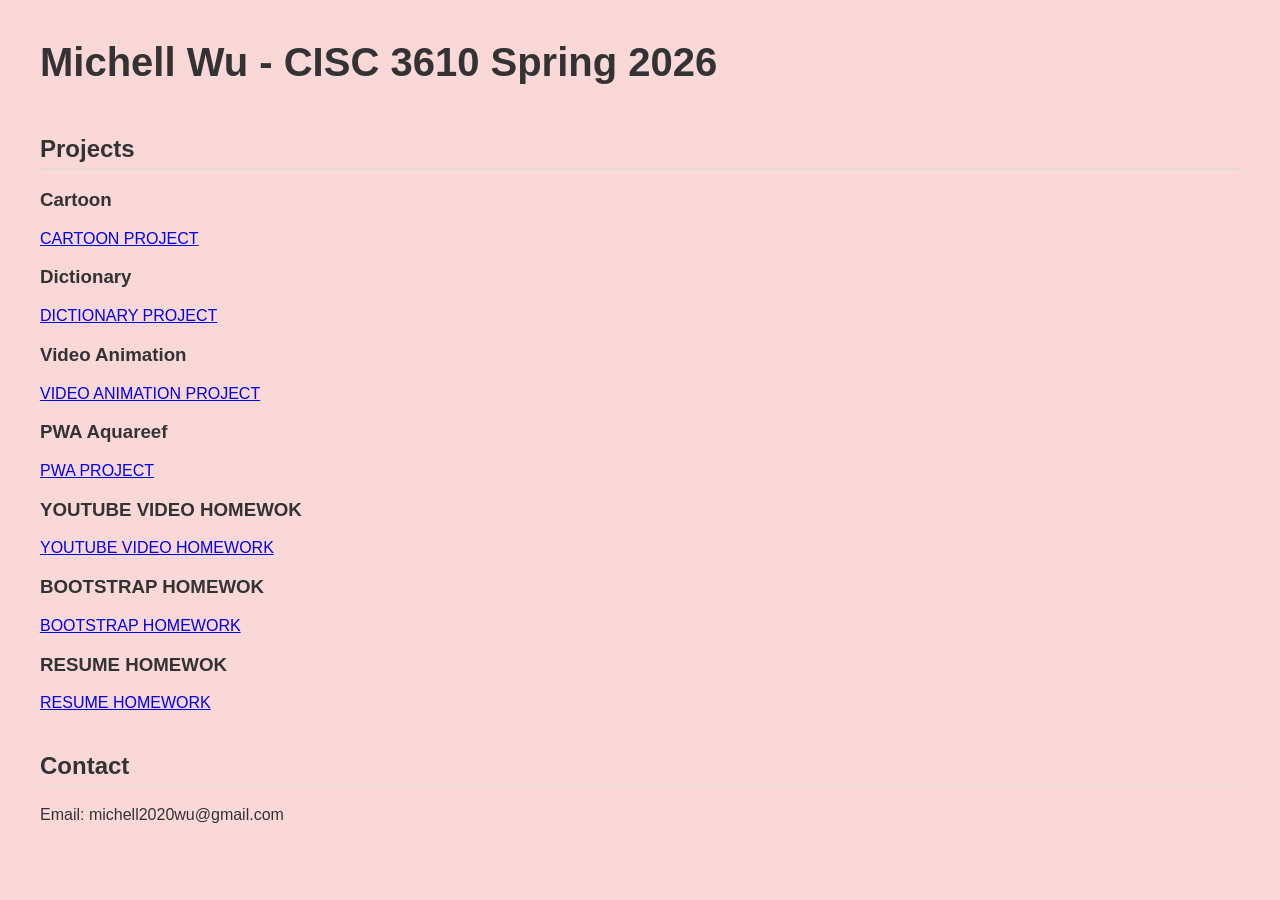
<file: index.html>
<!DOCTYPE html>
<html lang="en">
<head>
  <meta charset="UTF-8">
  <title>Michell Wu Portfolio</title>
  <link rel="stylesheet" href="style.css">
</head>
<body>

  <header>
    <h1>Michell Wu - CISC 3610 Spring 2026</h1>
  </header>

  <section>
    <h2>Projects</h2>
    <div class="project">
      <h3>Cartoon</h3>
      <a href="michell_wu_cartoon.html">CARTOON PROJECT</a>
      <h3>Dictionary</h3>
      <a href="dictionary/index.html">DICTIONARY PROJECT</a>
      <h3>Video Animation</h3>
      <a href="wick animation/Animation.html">VIDEO ANIMATION PROJECT</a>
      <h3>PWA Aquareef</h3>
      <a href="PWA Michell Wu/index.html">PWA PROJECT</a>
      <h3>YOUTUBE VIDEO HOMEWOK</h3>
      <a href="Video homework.html">YOUTUBE VIDEO HOMEWORK</a>
      <h3>BOOTSTRAP HOMEWOK</h3>
      <a href="Bootstrap/index.html">BOOTSTRAP HOMEWORK</a>
      <h3>RESUME HOMEWOK</h3>
      <a href="resume/index.html">RESUME HOMEWORK</a>
    </div>
  <section>
    <h2>Contact</h2>
    <p>Email: michell2020wu@gmail.com</p>
  </section>

</body>

</html>
</file>
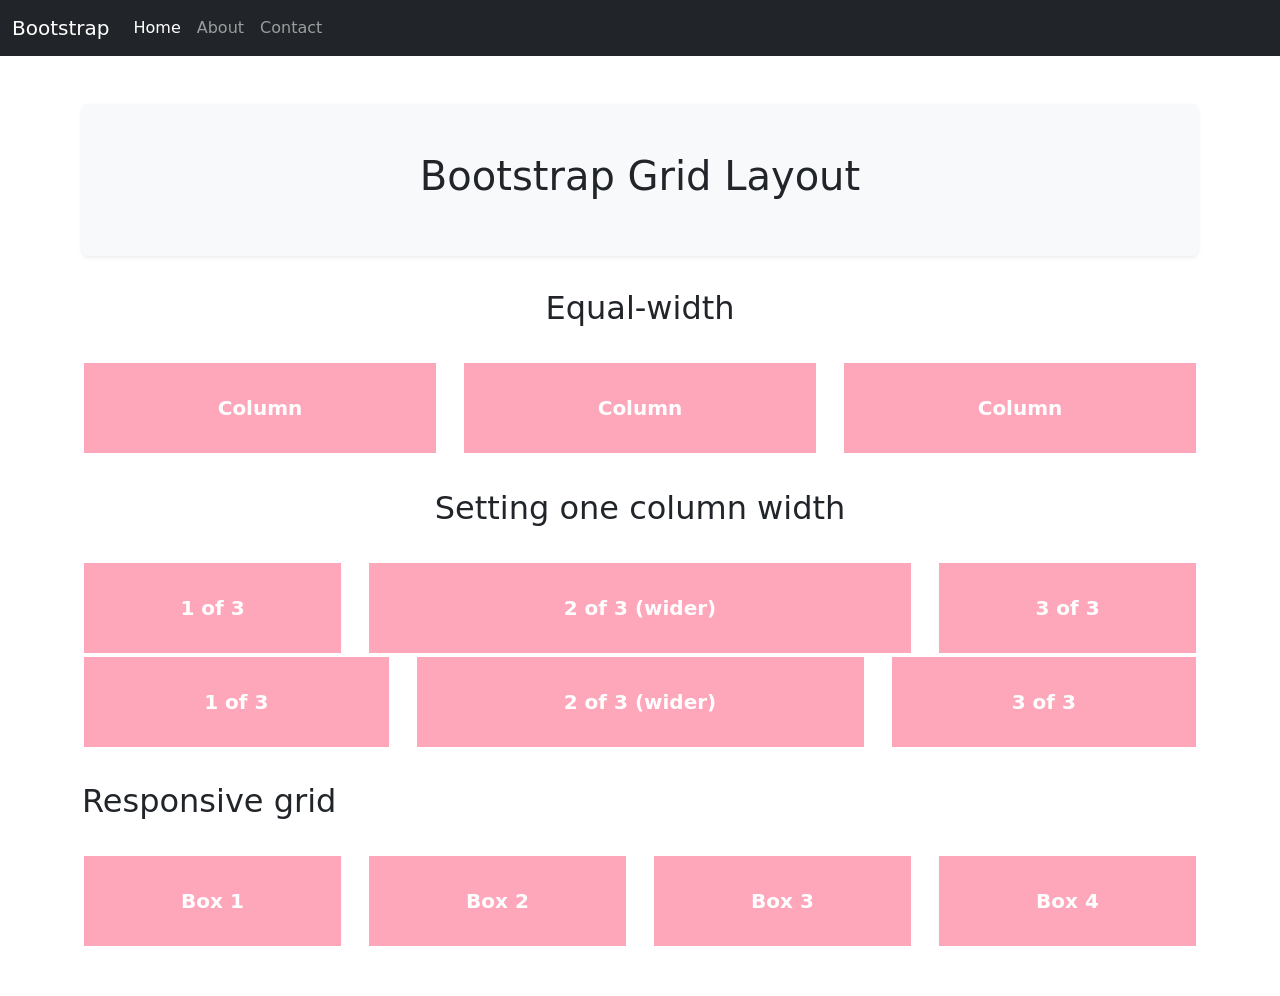
<file: Bootstrap/index.html>
<!DOCTYPE html>
<html lang="en">
<head>
  <meta charset="UTF-8" />
  <meta name="viewport" content="width=device-width, initial-scale=1.0"/>

  <title>Bootstrap</title>

  <link
    href="https://cdn.jsdelivr.net/npm/bootstrap@5.3.7/dist/css/bootstrap.min.css"
    rel="stylesheet"
  />

  <style>
    .box {
      background-color: #fea7bb;
      color: white;
      border: 2px solid white;
      padding: 30px;
      text-align: center;
      font-size: 20px;
      font-weight: bold;
    }

    h2{
        margin-top: 3%;
        margin-bottom: 3%;
    }

    
  </style>
</head>
<body>

  <!-- NAVBAR -->
<nav class="navbar navbar-expand-lg navbar-dark bg-dark">
  <div class="container-fluid">
    <a class="navbar-brand" href="#">Bootstrap</a>
    <button class="navbar-toggler" type="button" data-bs-toggle="collapse" data-bs-target="#navbarNavAltMarkup" aria-controls="navbarNavAltMarkup" aria-expanded="false" aria-label="Toggle navigation">
      <span class="navbar-toggler-icon"></span>
    </button>
    <div class="collapse navbar-collapse" id="navbarNavAltMarkup">
      <div class="navbar-nav">
        <a class="nav-link active" aria-current="page" href="#">Home</a>
        <a class="nav-link" href="#">About</a>
        <a class="nav-link" href="#">Contact</a>
      </div>
    </div>
  </div>
</nav>

<!--Container-->
<div class="container">
    <div class="p-5 bg-light rounded text-center shadow-sm mt-5">
  <h1>Bootstrap Grid Layout</h1>
  </div>
</div>

<!--grid-->
<div class="container text-center">
    <H2>Equal-width</H2>
  <div class="row">
    <div class="col-md-4">
      <div class="box">Column</div>
    </div>
    <div class="col-md-4">
      <div class="box">Column</div>
    </div>
    <div class="col-md-4">
      <div class="box">Column</div>
    </div>
  </div>
</div>

<!--Setting one column width-->
<div class="container text-center">
    <H2>Setting one column width</H2>
  <div class="row">
    <div class="col">
      <div class="box">1 of 3</div>
    </div>
    <div class="col-6">
      <div class="box">2 of 3 (wider)</div>
    </div>
    <div class="col">
      <div class="box">3 of 3</div>
    </div>
  </div>
  <div class="row">
    <div class="col">
      <div class="box">1 of 3</div>
    </div>
    <div class="col-5">
      <div class="box">2 of 3 (wider)</div>
    </div>
    <div class="col">
      <div class="box">3 of 3</div>
    </div>
  </div>
</div>

<!--Responsive-->
  <div class="container mb-5">
    <H2>Responsive grid</H2>

    <div class="row">
      <div class="col-sm-6 col-lg-3">
        <div class="box">Box 1</div>
      </div>

      <div class="col-sm-6 col-lg-3">
        <div class="box">Box 2</div>
      </div>

      <div class="col-sm-6 col-lg-3">
        <div class="box">Box 3</div>
      </div>

      <div class="col-sm-6 col-lg-3">
        <div class="box">Box 4</div>
      </div>
    </div>
  </div>

  <!-- Bootstrap JS -->
  <script src="https://cdn.jsdelivr.net/npm/bootstrap@5.3.7/dist/js/bootstrap.bundle.min.js"></script>

</body>
</html>
</file>
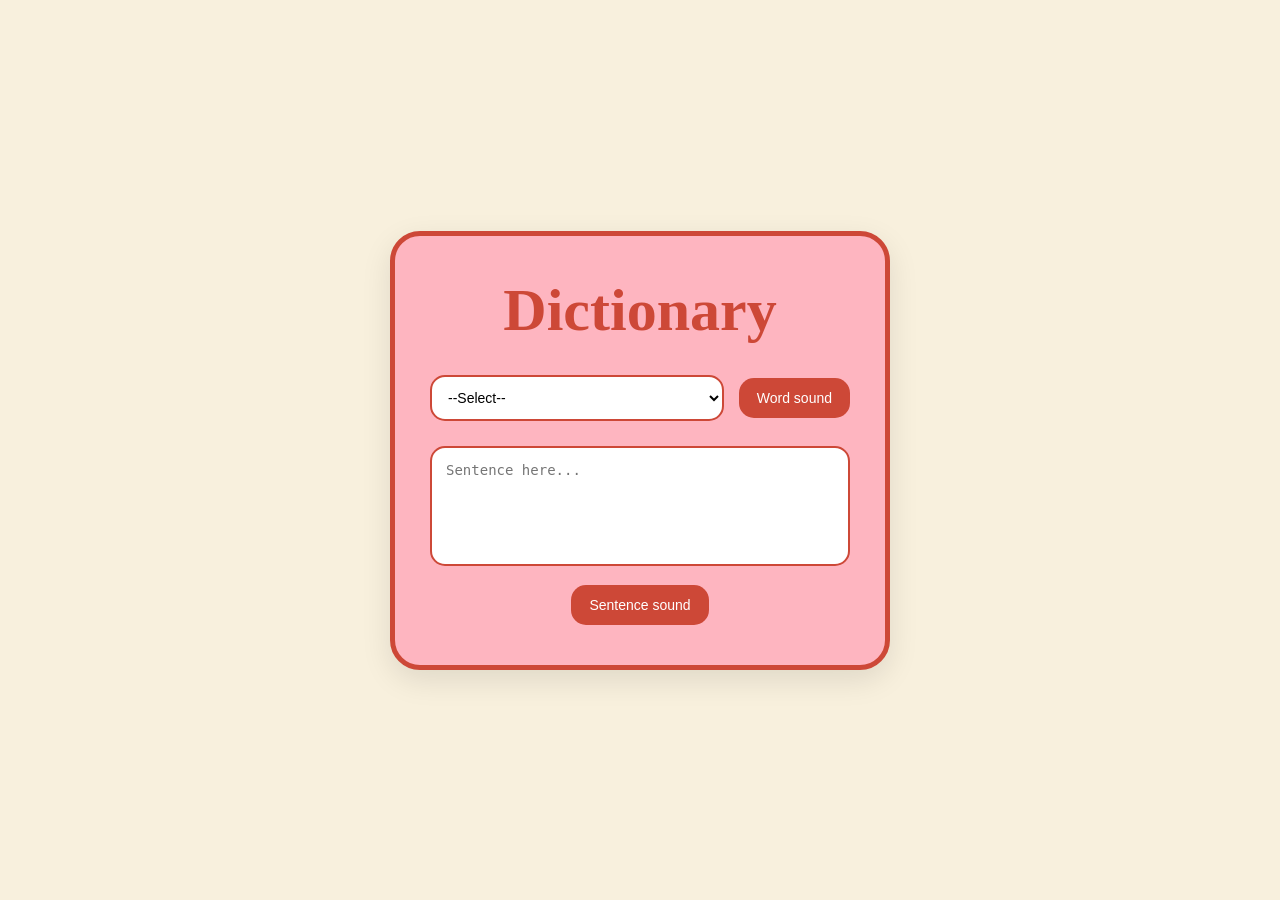
<file: dictionary/index.html>
<!DOCTYPE html>
<html lang="en">
<head>
    <meta charset="UTF-8">
    <meta name="viewport" content="width=device-width, initial-scale=1.0">
    <title>Dictionary</title>
    
    <!-- CSS -->
    <link rel="stylesheet" href="style.css">
</head>
<body>

    <div class=frame>
        <h1>Dictionary</h1>

        <div class="selection_sec">
            <select id="word_select">
                <option value="">--Select--</option>
                <option value="Teamwork" data-sentence="Teamwork makes the dream work">Teamwork</option>
                <option value="Squirrel" data-sentence="The gray squirrel buried an acorn in the park">Squirrel</option>
                <option value="Jewelry" data-sentence="That necklace is a stunning piece of jewelry">Jewelry</option>
                <option value="Mischievous" data-sentence="Our dog is very mischievous">Mischievous</option>
                <option value="Epitome" data-sentence="She is the epitome of kindness">Epitome</option>
            </select>

            <button onclick="speak_word()">Word sound</button>
        </div>

        <div class="selection_sentence">
            <textarea id="sentence_display" readonly placeholder="Sentence here..."></textarea>
            <button onclick="speak_sentence()">Sentence sound</button>

        </div>

    </div>    
    
    <script src="script.js"></script>
    
</body>
</html>
</file>
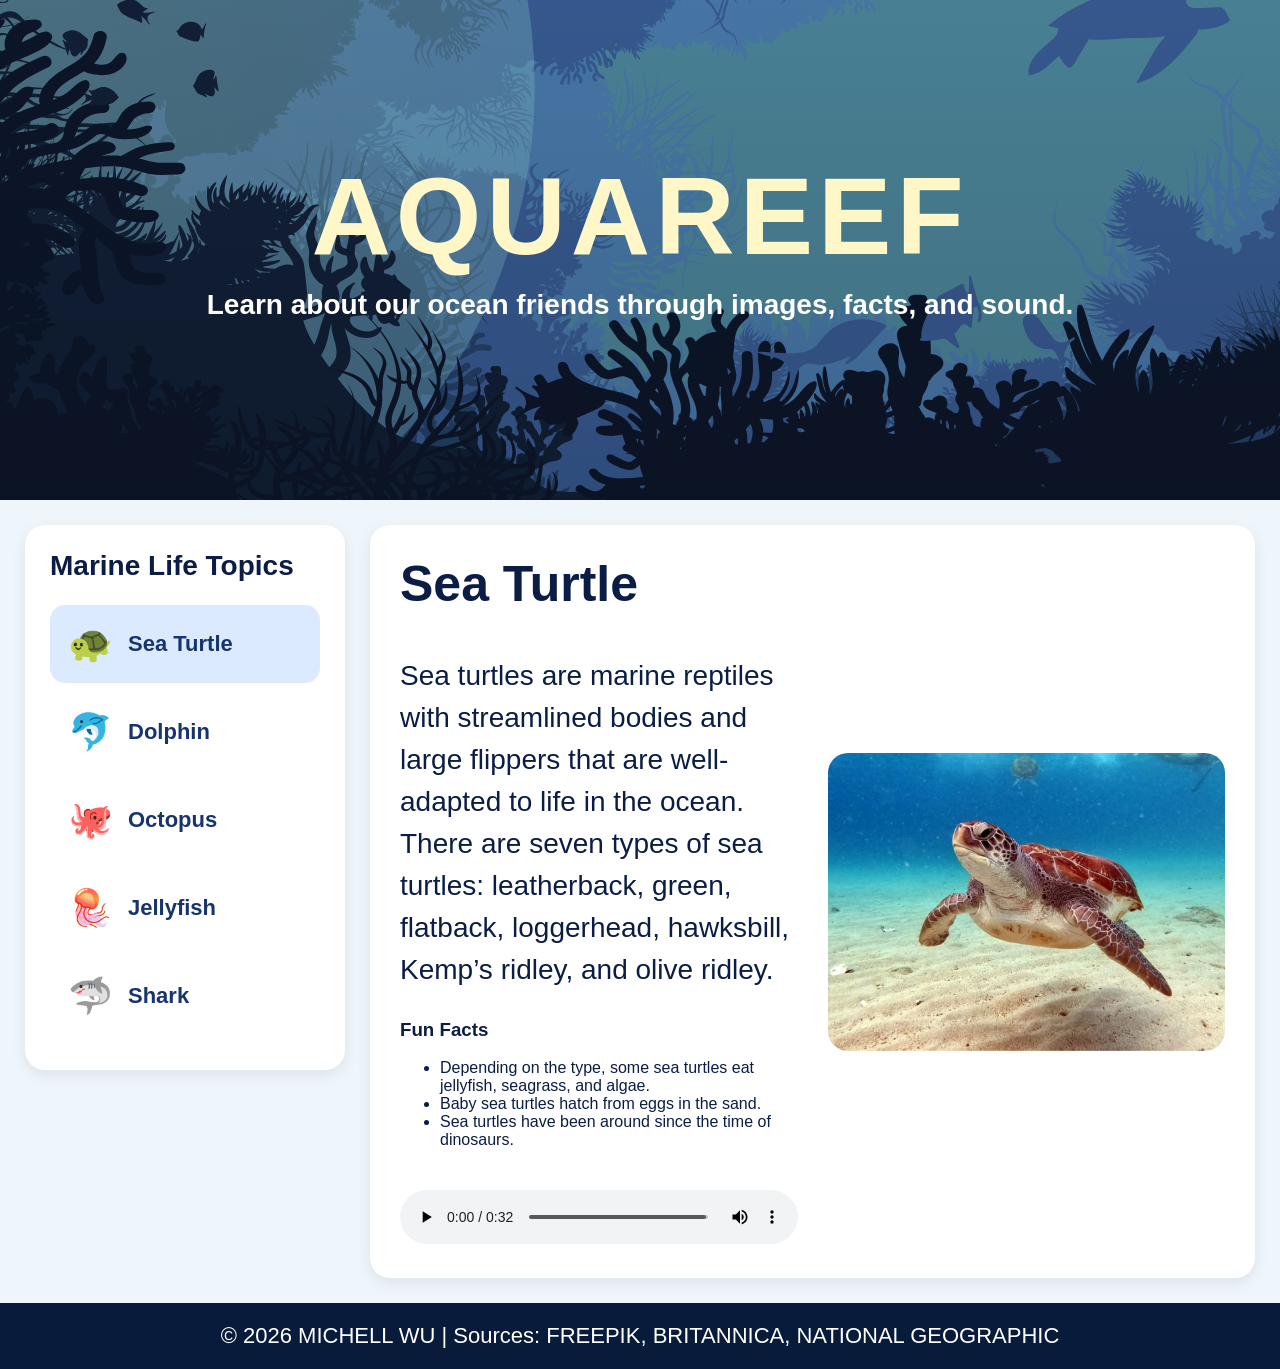
<file: PWA Michell Wu/index.html>
<!DOCTYPE html>
<html lang="en">

<head>
  <meta charset="UTF-8">
  <meta name="viewport" content="width=device-width, initial-scale=1.0">

  <title>Aquareef</title>

  <link rel="stylesheet" href="style.css">
  <link rel="manifest" href="manifest.json">
</head>

<body>

  <!-- HERO SECTION -->
  <header class="hero">
    <div class="hero-content">

      <h1>AQUAREEF</h1>

      <p>
        Learn about our ocean friends through images, facts, and sound.
      </p>

      <button id="installBtn" hidden>
        Install App
      </button>

    </div>
  </header>

  <!-- MAIN APP -->
  <main class="app-layout">

    <!-- LEFT MENU -->
    <aside class="menu-card">

      <h2>
        Marine Life Topics
      </h2>

      <!-- JavaScript fills this automatically -->
      <div id="menu"></div>

    </aside>


    <!-- RIGHT CONTENT -->
    <section class="content-card" id="content">

      <!-- JavaScript fills this automatically -->

    </section>

  </main>

  <!-- FOOTER -->
  <footer>
    © 2026 MICHELL WU | Sources: FREEPIK, BRITANNICA, NATIONAL GEOGRAPHIC
  </footer>


  <!-- JAVASCRIPT -->
  <script src="app.js"></script>

</body>

</html>
</file>
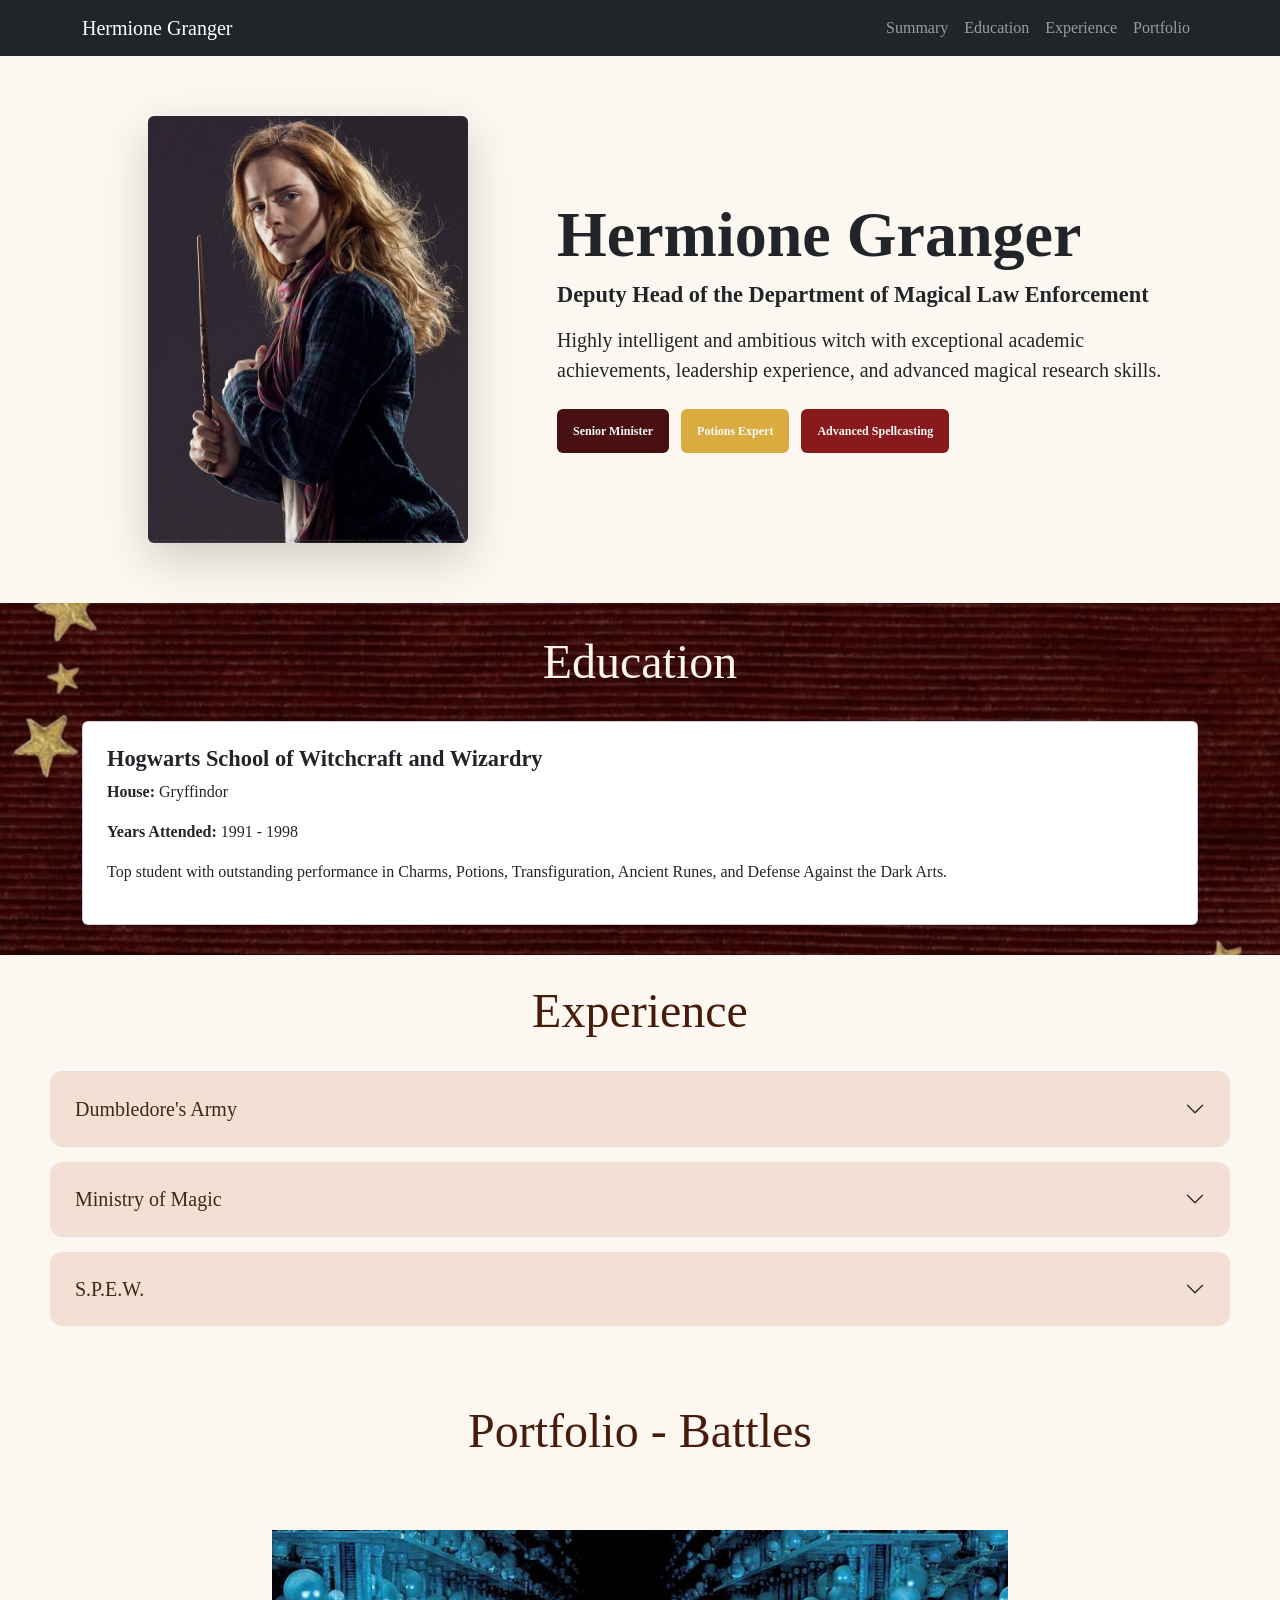
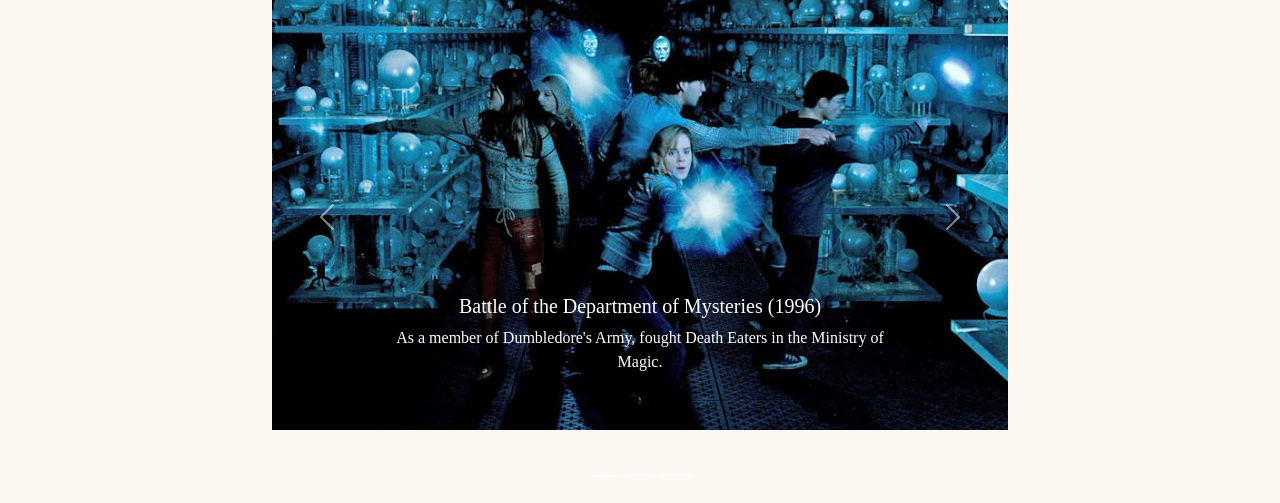
<file: resume/index.html>
<html lang="en">
<head>
    <meta charset="UTF-8">
    <meta name="viewport" content="width=device-width, initial-scale=1.0">
    <title>Hermione Granger Resume</title>

<!-- Bootstrap CSS -->
<link
href="https://cdn.jsdelivr.net/npm/bootstrap@5.3.7/dist/css/bootstrap.min.css"
rel="stylesheet">
<link rel="stylesheet" href="style.css">
</head>
<body>

<!--nav-->
<!-- NAVBAR -->
  <nav class="navbar navbar-expand-lg navbar-dark bg-dark sticky-top">
    <div class="container">
      <a class="navbar-brand" href="#">Hermione Granger</a>

      <button
        class="navbar-toggler"
        type="button"
        data-bs-toggle="collapse"
        data-bs-target="#navbarNav"
      >
        <span class="navbar-toggler-icon"></span>
      </button>

      <div class="collapse navbar-collapse" id="navbarNav">

        <ul class="navbar-nav ms-auto">

          <li class="nav-item">
            <a class="nav-link" href="#summary">Summary</a>
          </li>

          <li class="nav-item">
            <a class="nav-link" href="#education">Education</a>
          </li>

          <li class="nav-item">
            <a class="nav-link" href="#experience">Experience</a>
          </li>

          <li class="nav-item">
            <a class="nav-link" href="#portfolio">Portfolio</a>
          </li>

        </ul>

      </div>
    </div>
  </nav>

<!--hero section-->
<section class="hero" id="summary">

  <div class="container">

    <div class="row align-items-center">

      <!-- IMAGE -->
      <div class="col-md-5 text-center">

        <img
          src="hermione.jpg"
          alt="Hermione Granger"
          class="img-fluid rounded shadow-lg"
          style="max-width: 320px;"
        >

      </div>

      <!-- info -->
      <div class="col-md-7 text-md-start text-center mt-4 mt-md-0">

        <h1 class="display-3 fw-bold">
          Hermione Granger
        </h1>

        <h3 class="mb-3">
          Deputy Head of the Department of Magical Law Enforcement
        </h3>

        <p class="lead">
          Highly intelligent and ambitious witch with exceptional
          academic achievements, leadership experience, and advanced
          magical research skills.
        </p>

        <div class="mt-4">

          <span class="badge custom-badge1 text-light p-3 me-2 mb-2">
            Senior Minister
          </span>

          <span class="badge custom-badge2 text-light p-3 me-2 mb-2">
            Potions Expert
          </span>

          <span class="badge custom-badge3 text-light p-3 me-2 mb-2">
            Advanced Spellcasting
          </span>

        </div>

      </div>

    </div>

  </div>

</section>

<!--education-->
  <section id="education" class="bg-light">

    <div class="container">

      <h2 class="section-title">Education</h2>

      <div class="card p-4">

        <h3>Hogwarts School of Witchcraft and Wizardry</h3>

        <p><strong>House:</strong> Gryffindor</p>

        <p><strong>Years Attended:</strong> 1991 - 1998</p>

        <p>
          Top student with outstanding performance in Charms,
          Potions, Transfiguration, Ancient Runes, and Defense
          Against the Dark Arts.
        </p>

      </div>

    </div>

  </section>

<!--experience-->
<section id="experience">
<div class="accordion accordion-flush" id="accordionFlushExample">
<h4 class="section-title">Experience</h4>
  <!-- ITEM 1 -->
  <div class="accordion-item">

    <h5 class="accordion-header">

      <button
        class="accordion-button collapsed"
        type="button"
        data-bs-toggle="collapse"
        data-bs-target="#flush-collapseOne"
      >
        Dumbledore's Army
      </button>

    </h5>

    <div
      id="flush-collapseOne"
      class="accordion-collapse collapse"
      data-bs-parent="#accordionFlushExample"
    >

      <div class="accordion-body">

        Organized and helped lead Dumbledore’s Army,
        teaching defensive magic to students and preparing
        them for dangerous situations during the Second Wizarding War.

      </div>

    </div>

  </div>

  <!-- ITEM 2 -->

  <div class="accordion-item">

    <h5 class="accordion-header">

      <button
        class="accordion-button collapsed"
        type="button"
        data-bs-toggle="collapse"
        data-bs-target="#flush-collapseTwo"
      >
        Ministry of Magic
      </button>

    </h5>

    <div
      id="flush-collapseTwo"
      class="accordion-collapse collapse"
      data-bs-parent="#accordionFlushExample"
    >

      <div class="accordion-body">

        Worked within the Ministry of Magic to improve
        magical law and advocate for equality and
        rights for magical creatures.

      </div>

    </div>

  </div>

  <!-- ITEM 3 -->
  <div class="accordion-item">

    <h5 class="accordion-header">

      <button
        class="accordion-button collapsed"
        type="button"
        data-bs-toggle="collapse"
        data-bs-target="#flush-collapseThree"
      >
        S.P.E.W.
      </button>

    </h5>

    <div
      id="flush-collapseThree"
      class="accordion-collapse collapse"
      data-bs-parent="#accordionFlushExample"
    >

      <div class="accordion-body">

        Founded the Society for the Promotion of Elfish Welfare
        to advocate for better treatment and rights
        for house-elves throughout the wizarding world.

      </div>

    </div>

  </div>

</div>
</section>

<!--battle carousel-->
<section id="portfolio">

  <div class="container">

    <h4 class="section-title text-center mb-5">
      Portfolio - Battles
    </h4>

    <div class="row justify-content-center">

      <div class="col-md-8">

        <div id="carouselExampleCaptions" class="carousel slide">

          <div class="carousel-indicators">

            <button type="button"
              data-bs-target="#carouselExampleCaptions"
              data-bs-slide-to="0"
              class="active">
            </button>

            <button type="button"
              data-bs-target="#carouselExampleCaptions"
              data-bs-slide-to="1">
            </button>

            <button type="button"
              data-bs-target="#carouselExampleCaptions"
              data-bs-slide-to="2">
            </button>

          </div>

          <div class="carousel-inner">

            <div class="carousel-item active">

              <img src="battle_department_of_ministry.jpg"
                class="d-block w-100"
                alt="battle_department_of_ministry">

              <div class="carousel-caption d-none d-md-block">

                <h5>Battle of the Department of Mysteries (1996)</h5>

                <p>
                  As a member of Dumbledore's Army, fought Death Eaters in the Ministry of Magic. 
                </p>

              </div>

            </div>

            <div class="carousel-item">

              <img src="battle_astronomy.webp"
                class="d-block w-100"
                alt="Battle of the Astronomy Tower">

              <div class="carousel-caption d-none d-md-block">

                <h5>Battle of the Astronomy Tower (1997)</h5>

                <p>
                  aided Order of the Phoenix members and D.A. students against infiltrating Death Eaters following the death of Albus Dumbledore.
                </p>

              </div>

            </div>

            <div class="carousel-item">

              <img src="battle_hogwarts.webp"
                class="d-block w-100"
                alt="Battle of Hogwarts (1998)">

              <div class="carousel-caption d-none d-md-block">

                <h5>Battle of Hogwarts (1998)</h5>

                <p>
                  destroyed Hufflepuff's Cup (a Horcrux) in the Chamber of Secrets and fought directly on the front lines.
                </p>

              </div>

            </div>

          </div>

          <button class="carousel-control-prev"
            type="button"
            data-bs-target="#carouselExampleCaptions"
            data-bs-slide="prev">

            <span class="carousel-control-prev-icon"></span>

          </button>

          <button class="carousel-control-next"
            type="button"
            data-bs-target="#carouselExampleCaptions"
            data-bs-slide="next">

            <span class="carousel-control-next-icon"></span>

          </button>

        </div>

      </div>

    </div>

  </div>

</section>
<!--battle carousel-->

<script src="https://cdn.jsdelivr.net/npm/bootstrap@5.3.7/dist/js/bootstrap.bundle.min.js"></script>
</body>
</html>
</file>
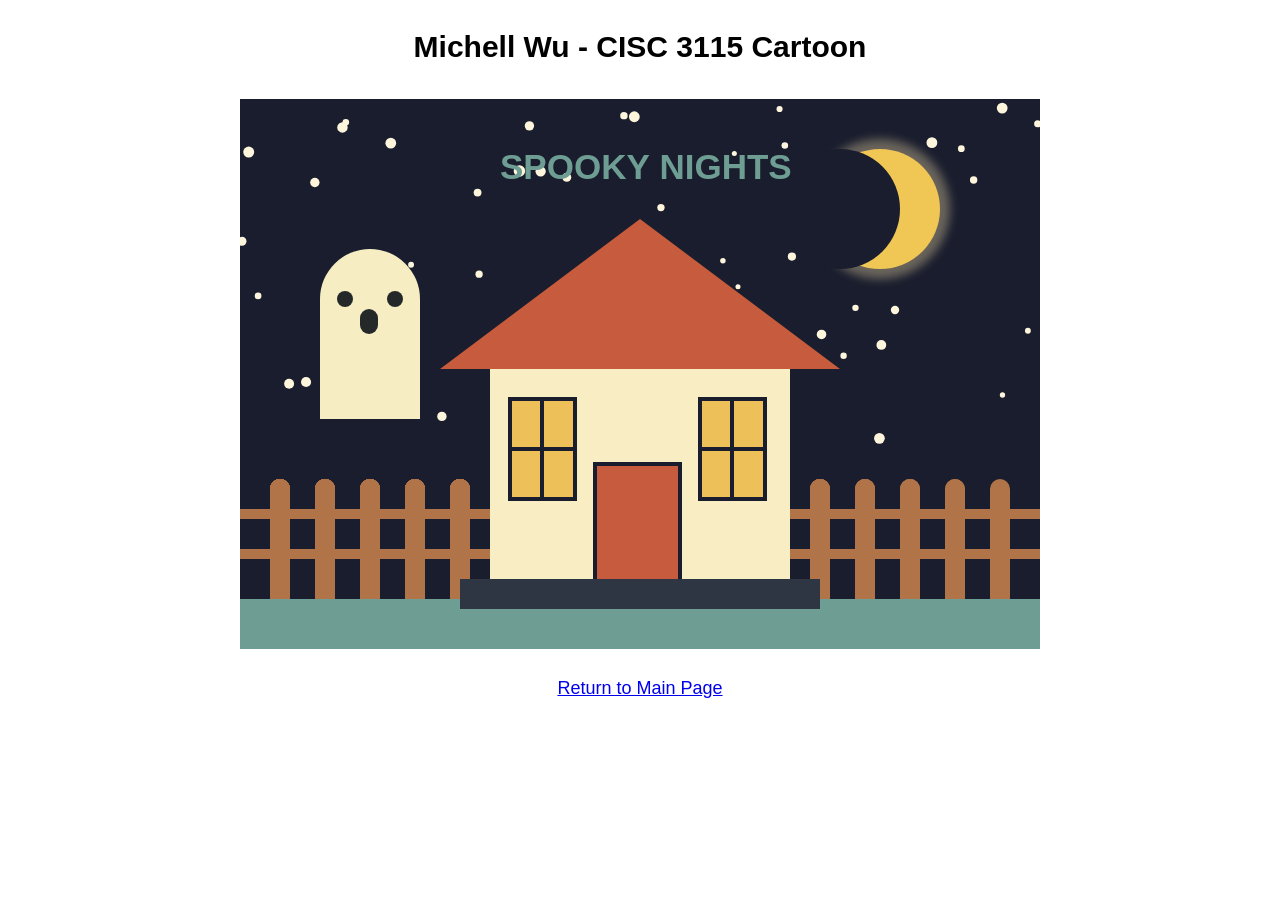
<file: michell_wu_cartoon.html>
<!DOCTYPE html>
<html lang="en">
<head>
    <meta charset="UTF-8">
    <meta name="viewport" content="width=device-width, initial-scale=1.0">
    <title>Michell Wu Cartoon</title>

    <style>
        body{
            text-align: center;
        }
        canvas{
            margin-top: 15px;
        }
        a{
            display: inline-block;
            font-size: 18px;
            margin-top: 25px;
            font-family: Arial, Helvetica, sans-serif;
        }
        h1{
            font-family: bold Arial, Helvetica, sans-serif;
            font-size: 30px;
            padding-top: 10px;
        }
    </style>
</head>
<body>

<h1>Michell Wu - CISC 3115 Cartoon</h1>
<canvas id="myCanvas" width="800" height="550"></canvas>

<br>

<a href="index.html">Return to Main Page</a>
<script src="cartoon.js"></script>

</body>
</html>
</file>
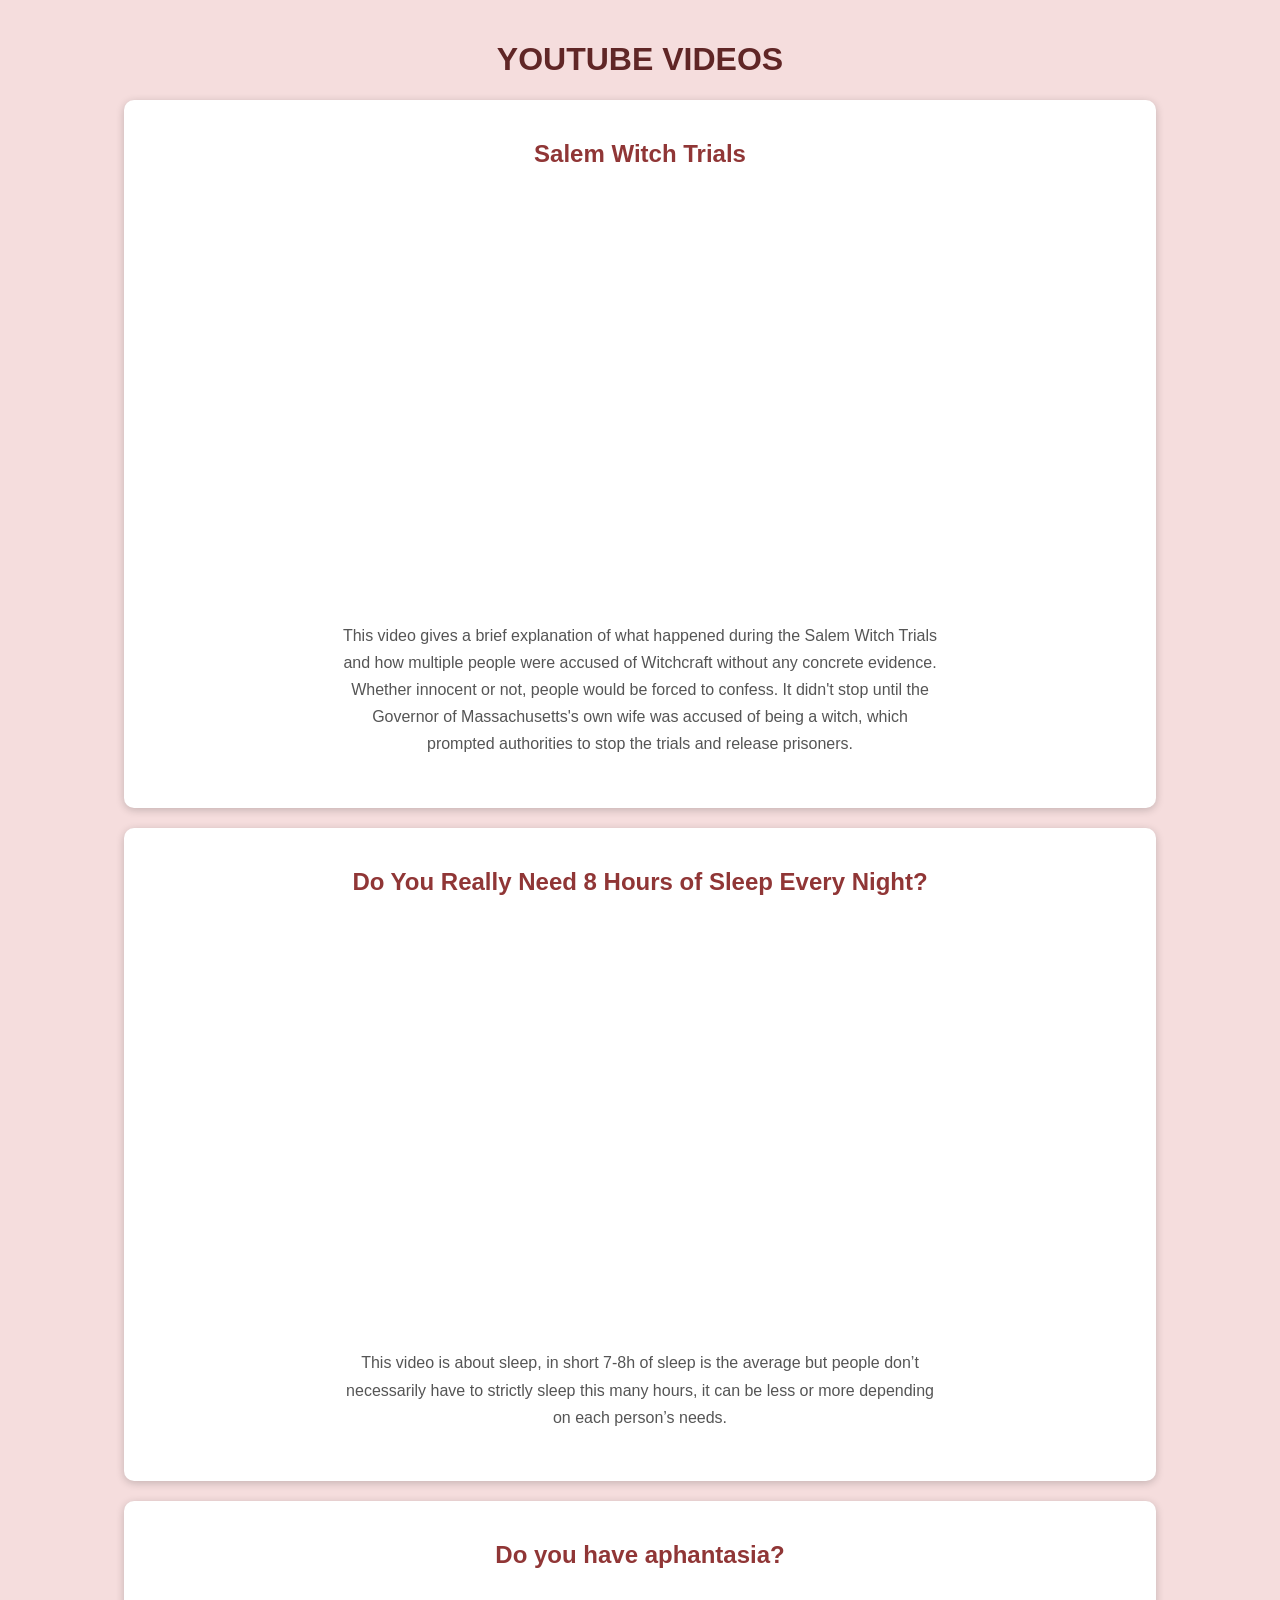
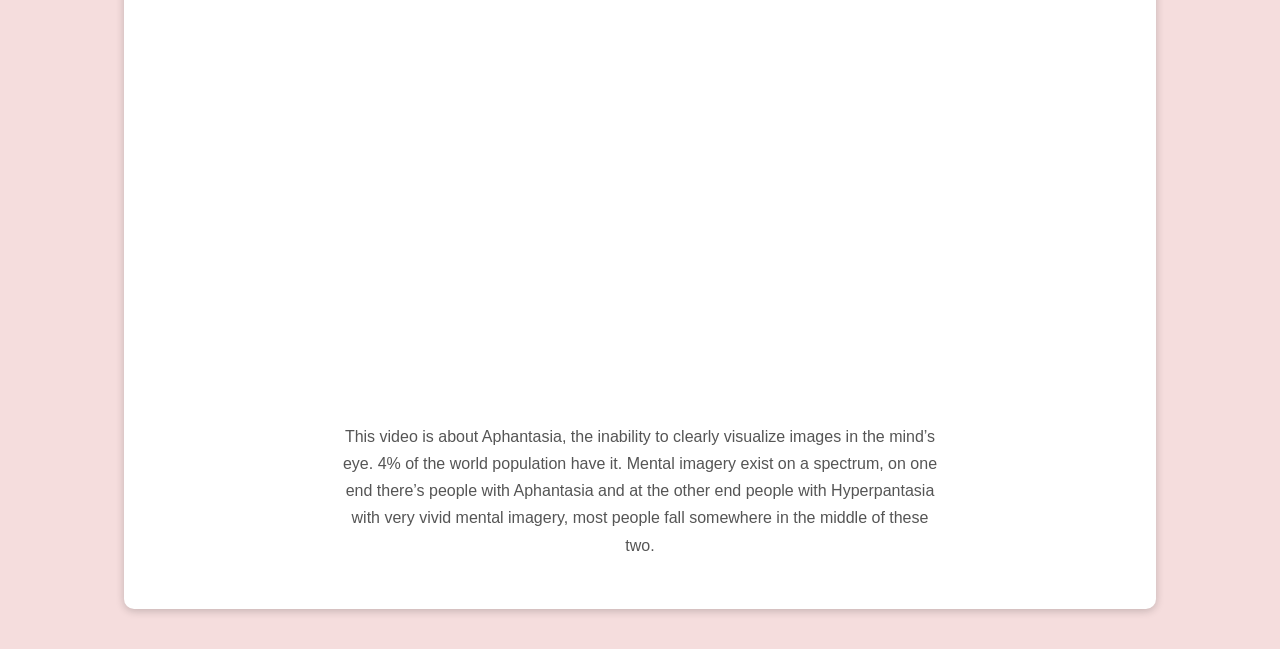
<file: Video homework.html>
<!DOCTYPE html>
<html lang="en">
<head>
  <meta charset="UTF-8">
  <meta name="viewport" content="width=device-width, initial-scale=1.0">
  <title>YouTube Video Collection</title>

  <style>
    body {
      font-family: Arial, sans-serif;
      background-color: #f5dddd;
      margin: 0;
      padding: 20px;
      text-align: center;
    }

    h1 {
      color: #602626;
    }

    h2{
      color: #903636;
    }

    .video-container {
      background: white;
      padding: 20px;
      margin: 20px auto;
      width: 80%;
      border-radius: 10px;
      box-shadow: 0 2px 8px rgba(0,0,0,0.2);
    }

    iframe {
      width: 100%;
      max-width: 700px;
      height: 400px;
      border: none;
      border-radius: 10px;
    }

    p {
      color: #555;
      font-size: 16px;
      width: 60%;
      text-align: center;
      margin: auto;
      padding: 30px;
      line-height: 1.7;
    }
  </style>
</head>

<body>

  <h1>YOUTUBE VIDEOS</h1>

  <div class="video-container">
    <h2>Salem Witch Trials</h2>
    <iframe width="560" height="315" src="https://www.youtube.com/embed/NVd8kuufBhM?si=B5PFqRLRkKYws5Iw" title="YouTube video player" frameborder="0" allow="accelerometer; autoplay; clipboard-write; encrypted-media; gyroscope; picture-in-picture; web-share" referrerpolicy="strict-origin-when-cross-origin" allowfullscreen></iframe>
    <p>
      This video gives a brief explanation of what happened during the Salem Witch Trials and how multiple people were accused of Witchcraft without any concrete evidence. Whether innocent or not, people would be forced to confess. It didn't stop until the Governor of Massachusetts's own wife was accused of being a witch,
      which prompted authorities to stop the trials and release prisoners.
    </p>
  </div>

  <div class="video-container">
    <h2>Do You Really Need 8 Hours of Sleep Every Night?</h2>

<iframe width="560" height="315" src="https://www.youtube.com/embed/fQUeDdaVoWo?si=0SrTky1nFYI5Y3l5" title="YouTube video player" frameborder="0" allow="accelerometer; autoplay; clipboard-write; encrypted-media; gyroscope; picture-in-picture; web-share" referrerpolicy="strict-origin-when-cross-origin" allowfullscreen></iframe>
    <p>
This video is about sleep, in short 7-8h of sleep is the average but people don’t necessarily have to strictly sleep this many hours, it can be less or more depending on each person’s needs.     </p>
  </div>

  <div class="video-container">
    <h2>Do you have aphantasia?</h2>

  <iframe width="560" height="315" src="https://www.youtube.com/embed/Z_gV1hEqlA8?si=sz1Jy6RzFznq0YPT" title="YouTube video player" frameborder="0" allow="accelerometer; autoplay; clipboard-write; encrypted-media; gyroscope; picture-in-picture; web-share" referrerpolicy="strict-origin-when-cross-origin" allowfullscreen></iframe>

    <p>
      This video is about Aphantasia, the inability to clearly visualize images in the mind’s eye. 4% of the world population have it. Mental imagery exist on a spectrum, on one end there’s people with Aphantasia and at the other end people with Hyperpantasia with very vivid mental imagery, most people fall somewhere in the middle of these two.
    </p>
  </div>

</body>
</html>
</file>
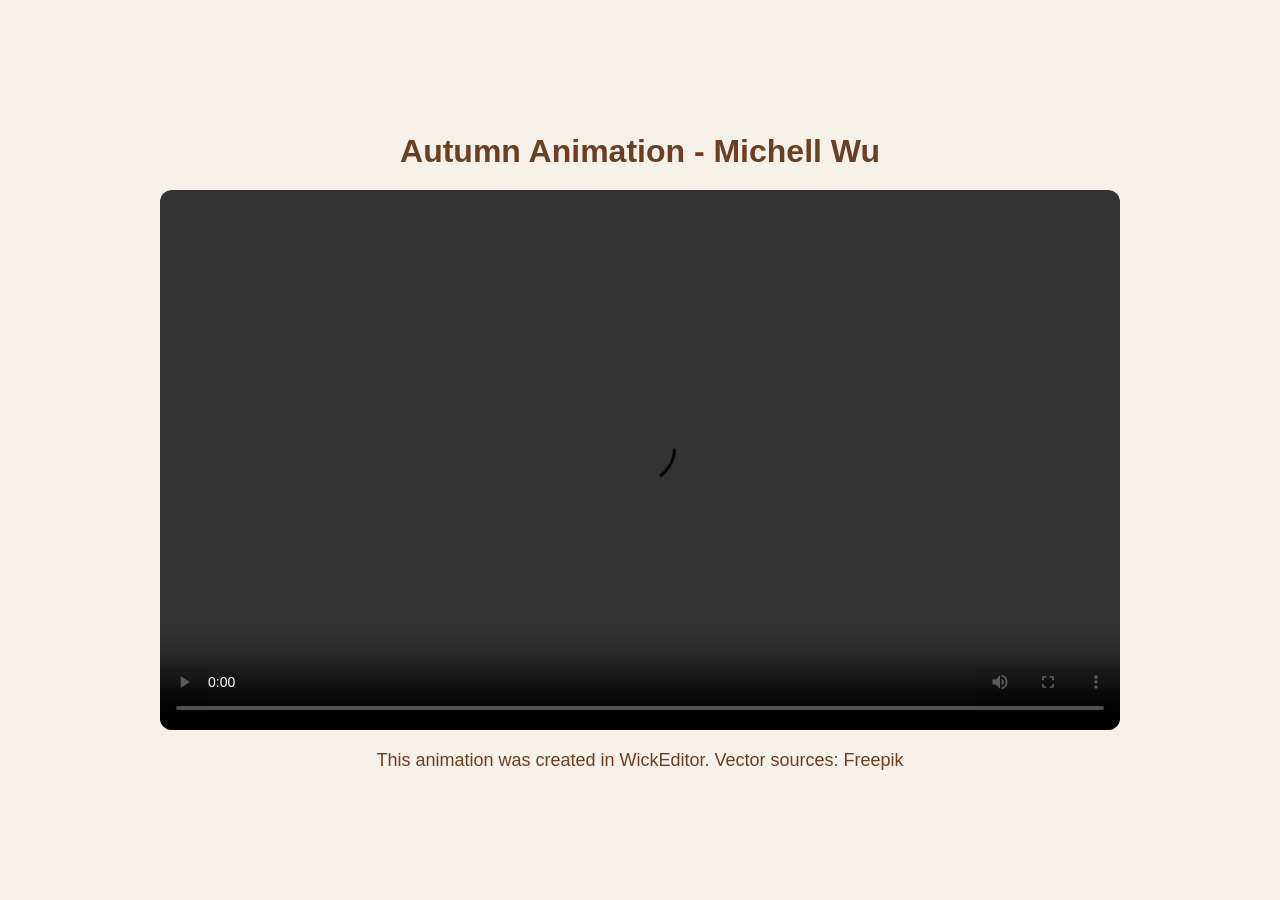
<file: wick animation/Animation.html>
<!DOCTYPE html>
<html>
<head>
  <title>WickEditor Animation</title>

    <style>
    body {
      margin: 0;
      min-height: 100vh;
      background-color: #f8f1e7;
      font-family: Arial, sans-serif;
      text-align: center;
      display: flex;
      flex-direction: column;
      align-items: center;
      justify-content: center;
    }

    h1 {
      color: #6b3f24;
      margin-bottom: 20px;
    }

    p {
      color: #6b3f24;
      font-size: 18px;
      margin-top: 20px;
    }

    video {
      width: 960px;
      height: 540px;
      max-width: 90%;
      border-radius: 12px;
    }
  </style>

</head>
<body>
  <h1>Autumn Animation - Michell Wu</h1>

<video controls loop width="960" height="540">
  <source src="autumn animation.mp4" type="video/mp4">
</video>
  <p>
    This animation was created in WickEditor. Vector sources: Freepik
  </p>
</body>
</html>
</file>
<file: style.css>
body {
  font-family: Arial, sans-serif;
  margin: 40px;
  background-color: #fad8d8;
  color: #333;
}

header {
  margin-bottom: 50px;
}

h1 {
  font-size: 40px;
  margin-bottom: 5px;
}

h2 {
  margin-top: 40px;
  border-bottom: 1px solid #ddd;
  padding-bottom: 5px;
}
</file>
<file: dictionary/style.css>
body {
  margin: 0;
  min-height: 100vh;
  display: flex;
  justify-content: center;
  align-items: center;
  font-family: 'Poppins', sans-serif;
  background: #f8f0dd;
}

.frame {
  background: #feb5c0;
  padding: 40px 35px;
  border-radius: 30px;
  border: 5px solid #cd4837;
  box-shadow: 0 10px 30px rgba(0, 0, 0, 0.1);
  width: 420px;
  text-align: center;
}

h1 {
  margin-top: 0;
  margin-bottom: 30px;
  font-size: 60px;
  color: #cd4837;
  font-family: 'Playfair Display', serif;
}

.selection_sec {
  display: flex;
  justify-content: center;
  align-items: center;
  gap: 15px;
  margin-bottom: 25px;
  width: 100%;
}

.selection_sentence {
  width: 100%;
}

select {
  flex: 1;
  padding: 12px;
  border-radius: 15px;
  border: 2px solid #cd4837;
  font-size: 14px;
  background: white;
}

textarea {
  width: 100%;
  height: 120px;
  padding: 14px;
  border-radius: 15px;
  border: 2px solid #cd4837;
  resize: none;
  font-size: 14px;
  margin-bottom: 15px;
  box-sizing: border-box;
}

button {
  padding: 12px 18px;
  border: none;
  border-radius: 15px;
  background: #cd4837;
  color: white;
  font-size: 14px;
  font-weight: 500;
  cursor: pointer;
  transition: 0.2s ease;
}

button:hover {
  background-color: #42a4af;
}

button:active {
  transform: scale(0.96);
}

.selection_sentence button {
  display: block;
  margin: 0 auto;
}
</file>
<file: PWA Michell Wu/style.css>
* {
  box-sizing: border-box;
}

body {
  margin: 0;
  font-family: Arial, sans-serif;
  background: #eef5fb;
  color: #0b1d45;
}

/* HERO */
.hero {
  height: 500px;

  background:
    linear-gradient(
      rgba(0,0,0,.2),
      rgba(0,0,0,.3)
    ),
    url("images/hero_image-01.svg");

  background-size: cover;
  background-position: center;

  display: flex;
  justify-content: center;
  align-items: center;

  text-align: center;
}

.hero h1 {
  margin: 0;
  color: #fff7c8;
  font-size: 110px;
  font-weight: 900;
  letter-spacing: 5px;
}

.hero p {
  color: white;
  font-size: 28px;
  margin-top: 10px;
  font-weight: 600;
}

#installBtn {
  margin-top: 25px;

  padding: 14px 30px;

  border: none;
  border-radius: 50px;

  background: #fff7c8;

  font-size: 16px;
  font-weight: bold;

  cursor: pointer;
}

/* LAYOUT */
.app-layout {
  display: grid;
  grid-template-columns: 320px 1fr;

  gap: 25px;

  padding: 25px;
}

/* MENU */
.menu-card {
  background: white;

  border-radius: 20px;

  padding: 25px;

  box-shadow: 0 5px 15px rgba(0,0,0,.08);

  height: fit-content;
}

.menu-card h2 {
  margin-top: 0;

  font-size: 28px;
}

/* MENU BUTTONS */
#menu button {
  width: 100%;

  border: none;
  border-radius: 15px;

  background: transparent;

  padding: 18px;

  margin-bottom: 10px;

  cursor: pointer;

  display: flex;
  align-items: center;

  gap: 15px;

  text-align: left;

  font-size: 22px;
  font-weight: bold;

  color: #17346d;

  transition: .3s;
}

#menu button:hover {
  background: #e8f2ff;
}

#menu button.active {
  background: #dbeafe;
}

.menu-icon {
  font-size: 36px;
  width: 45px;
}

/* CONTENT */
.content-card {
  background: white;

  border-radius: 20px;

  box-shadow: 0 5px 15px rgba(0,0,0,.08);

  padding: 30px;

  display: grid;
  grid-template-columns: 1fr 1fr;

  gap: 30px;

  align-items: center;
}

.text-area h2 {
  margin-top: 0;

  font-size: 50px;

  color: #0b1d45;
}

.text-area p {
  font-size: 28px;

  line-height: 1.5;
}

.content-card img {
  width: 100%;

  border-radius: 20px;
}

audio {
  width: 100%;
  margin-top: 25px;
}

/* FOOTER */
footer {
  background: #091b3b;

  color: white;

  text-align: center;

  padding: 20px;

  font-size: 22px;
}

/* MOBILE */
@media(max-width: 900px) {

  .hero h1 {
    font-size: 65px;
  }

  .hero p {
    font-size: 20px;
  }

  .app-layout {
    grid-template-columns: 1fr;
  }

  .content-card {
    grid-template-columns: 1fr;
  }

}
</file>
<file: resume/style.css>
body {
      background-color: #fcf7f0;
      font-family: Georgia, serif;
    }

    h3{
        font-size:140%;
        font-weight: 800;
    }


    .custom-badge1{
        background-color: #481011;
    }
    .custom-badge2{
        background-color: #daab3e;
    }
    .custom-badge3{
        background-color: #891a1b;
    }

    section.hero {
      padding: 60px 20px;
    }

    h2{
        text-align: center;
        padding-bottom: 2%;
        color: rgb(253, 244, 233);
        font-size: 300%;
    }

    h4{
        text-align: center;
        padding-bottom: 2%;
        color: rgb(71, 28, 12);
        font-size: 300%;
        padding-top: 2%;
    }

    #education {
    background-image: url("pattern.jpg");
    background-size: cover;
    background-position: center;
    background-repeat: no-repeat;
    padding: 30px 20px;
    }

    #experience {
    padding: 3px 50px 3%;
    }
    
    .accordion-item {
  margin-bottom: 15px;
  border-radius: 12px !important;
  overflow: hidden;
}

    .accordion-button {
    font-size: 20px;
    padding: 25px;
    background-color: #f3dfd3;
    color: #3d2b11;
}

.accordion-button:not(.collapsed) {
  background-color: #ca737f;
  color: white;
}

.carousel {
  overflow: hidden;
  padding-bottom: 10%;
}

.carousel img {
  height: 500px;
  object-fit: cover;
}
</file>
